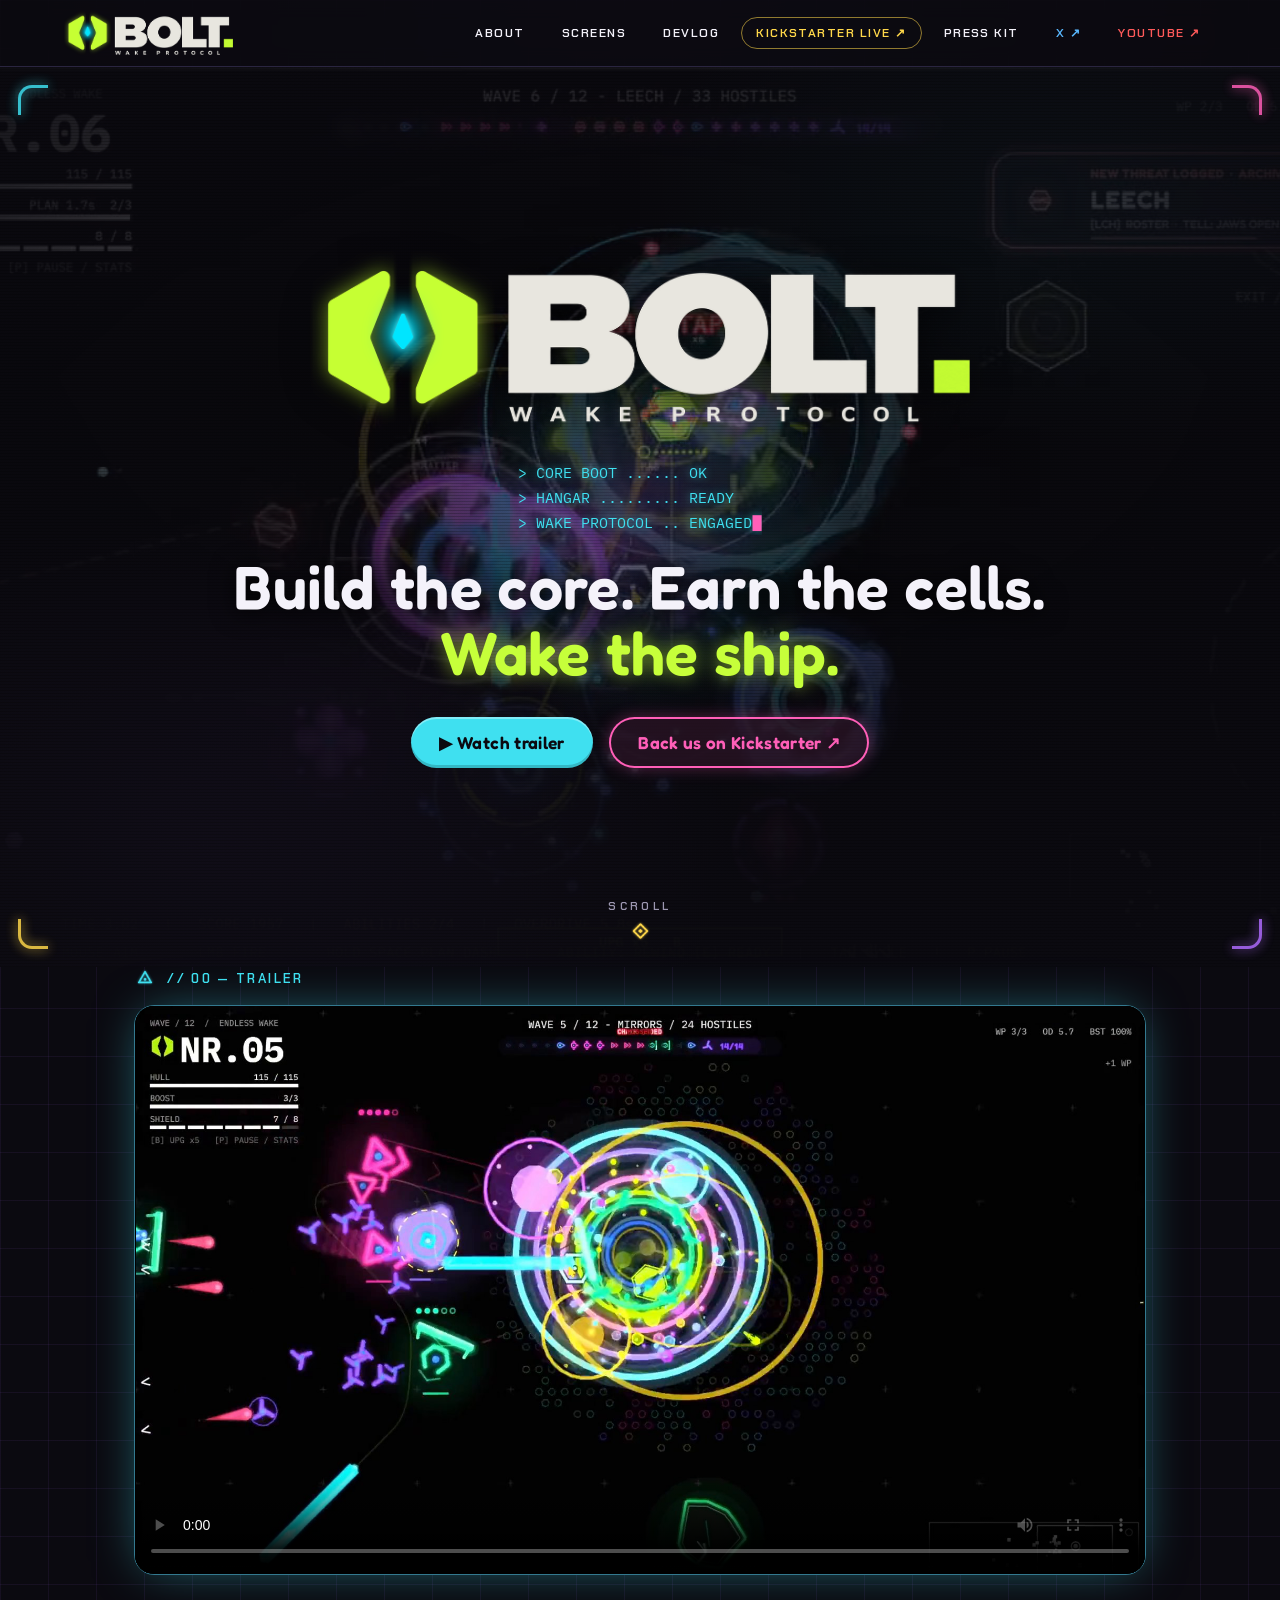
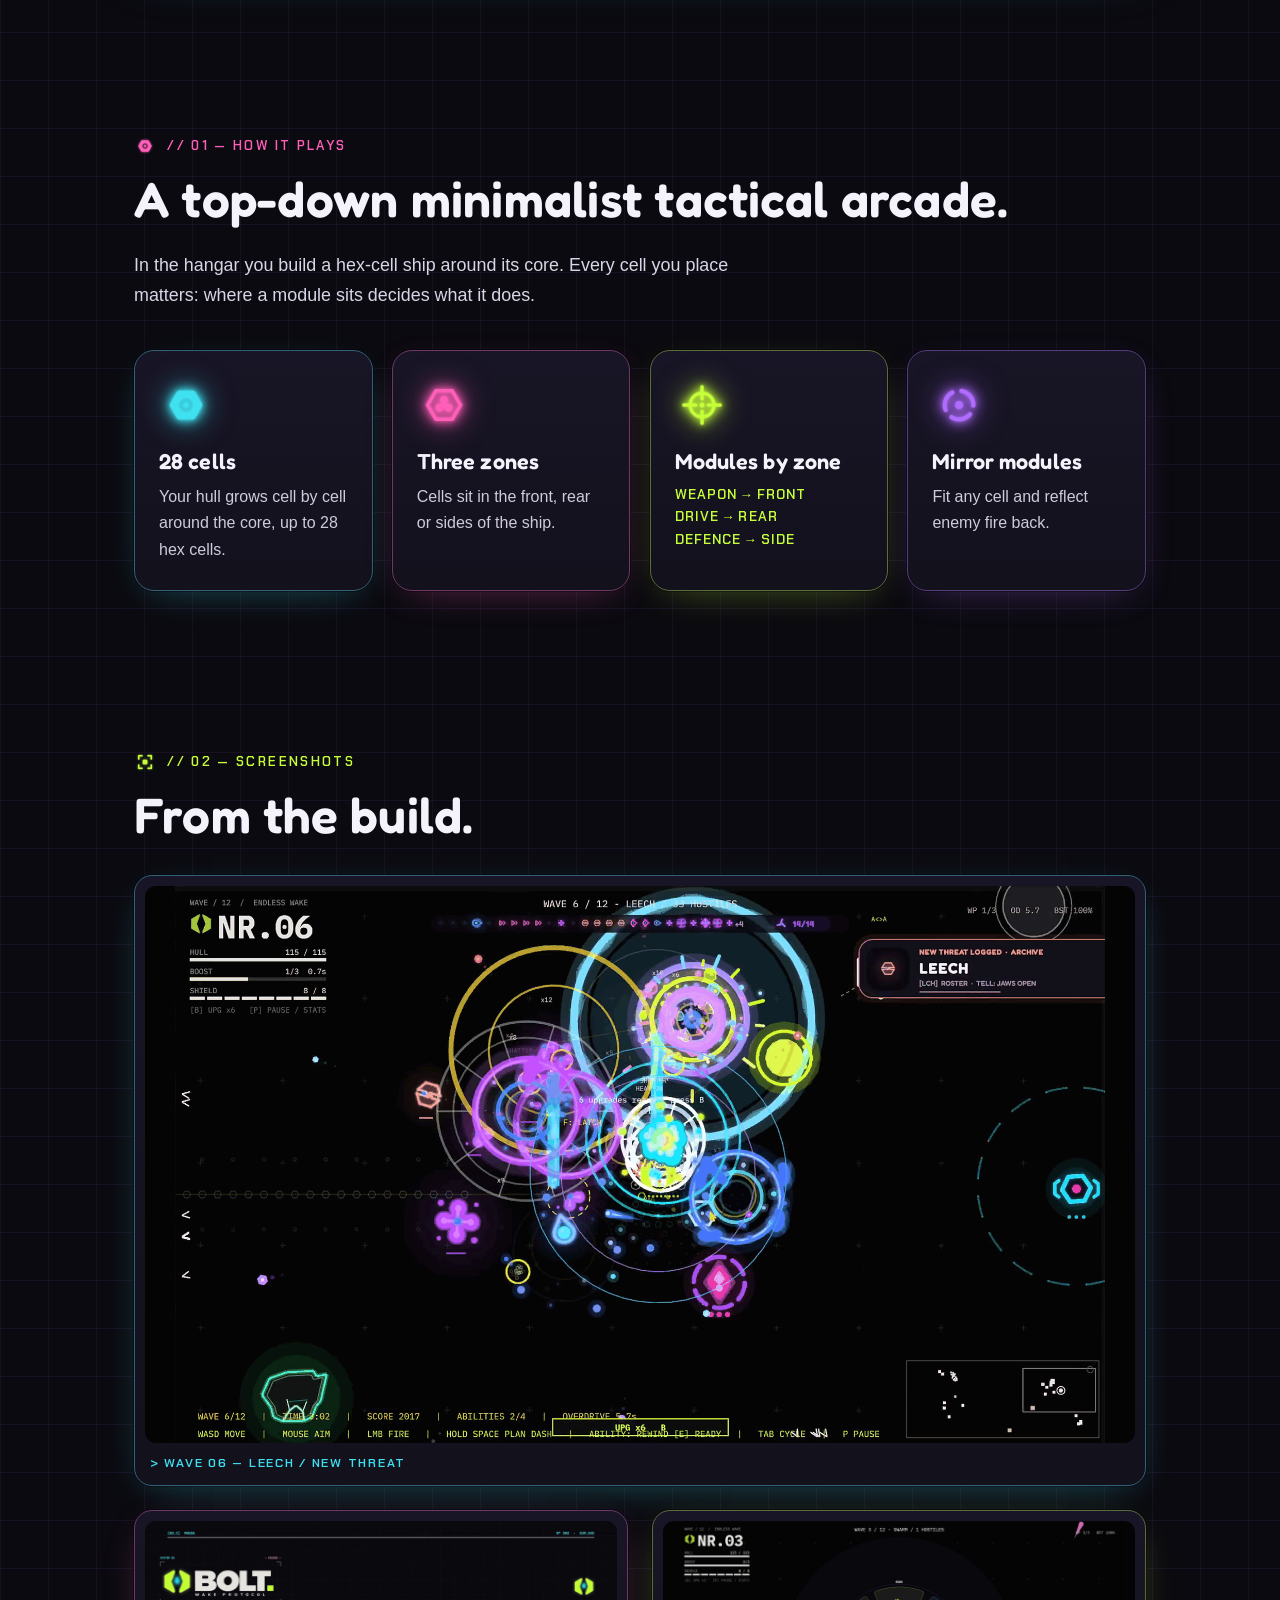
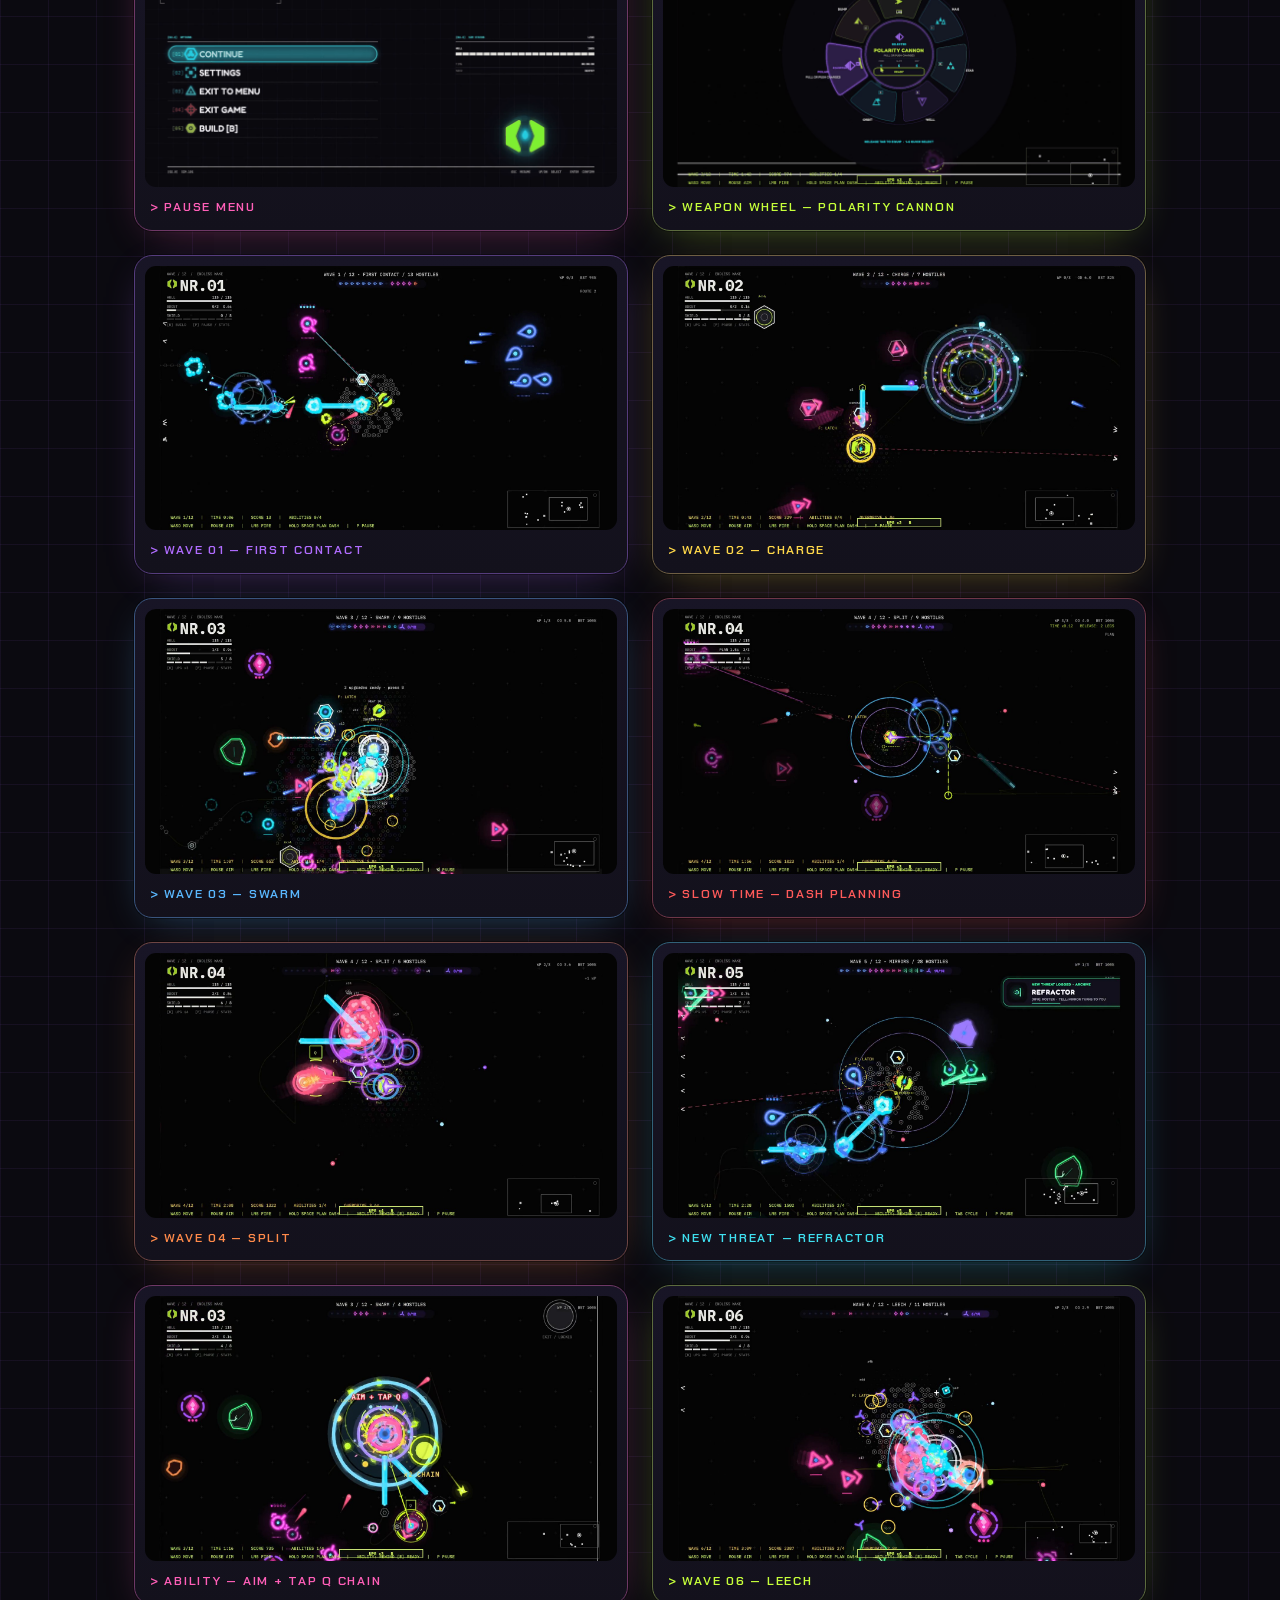
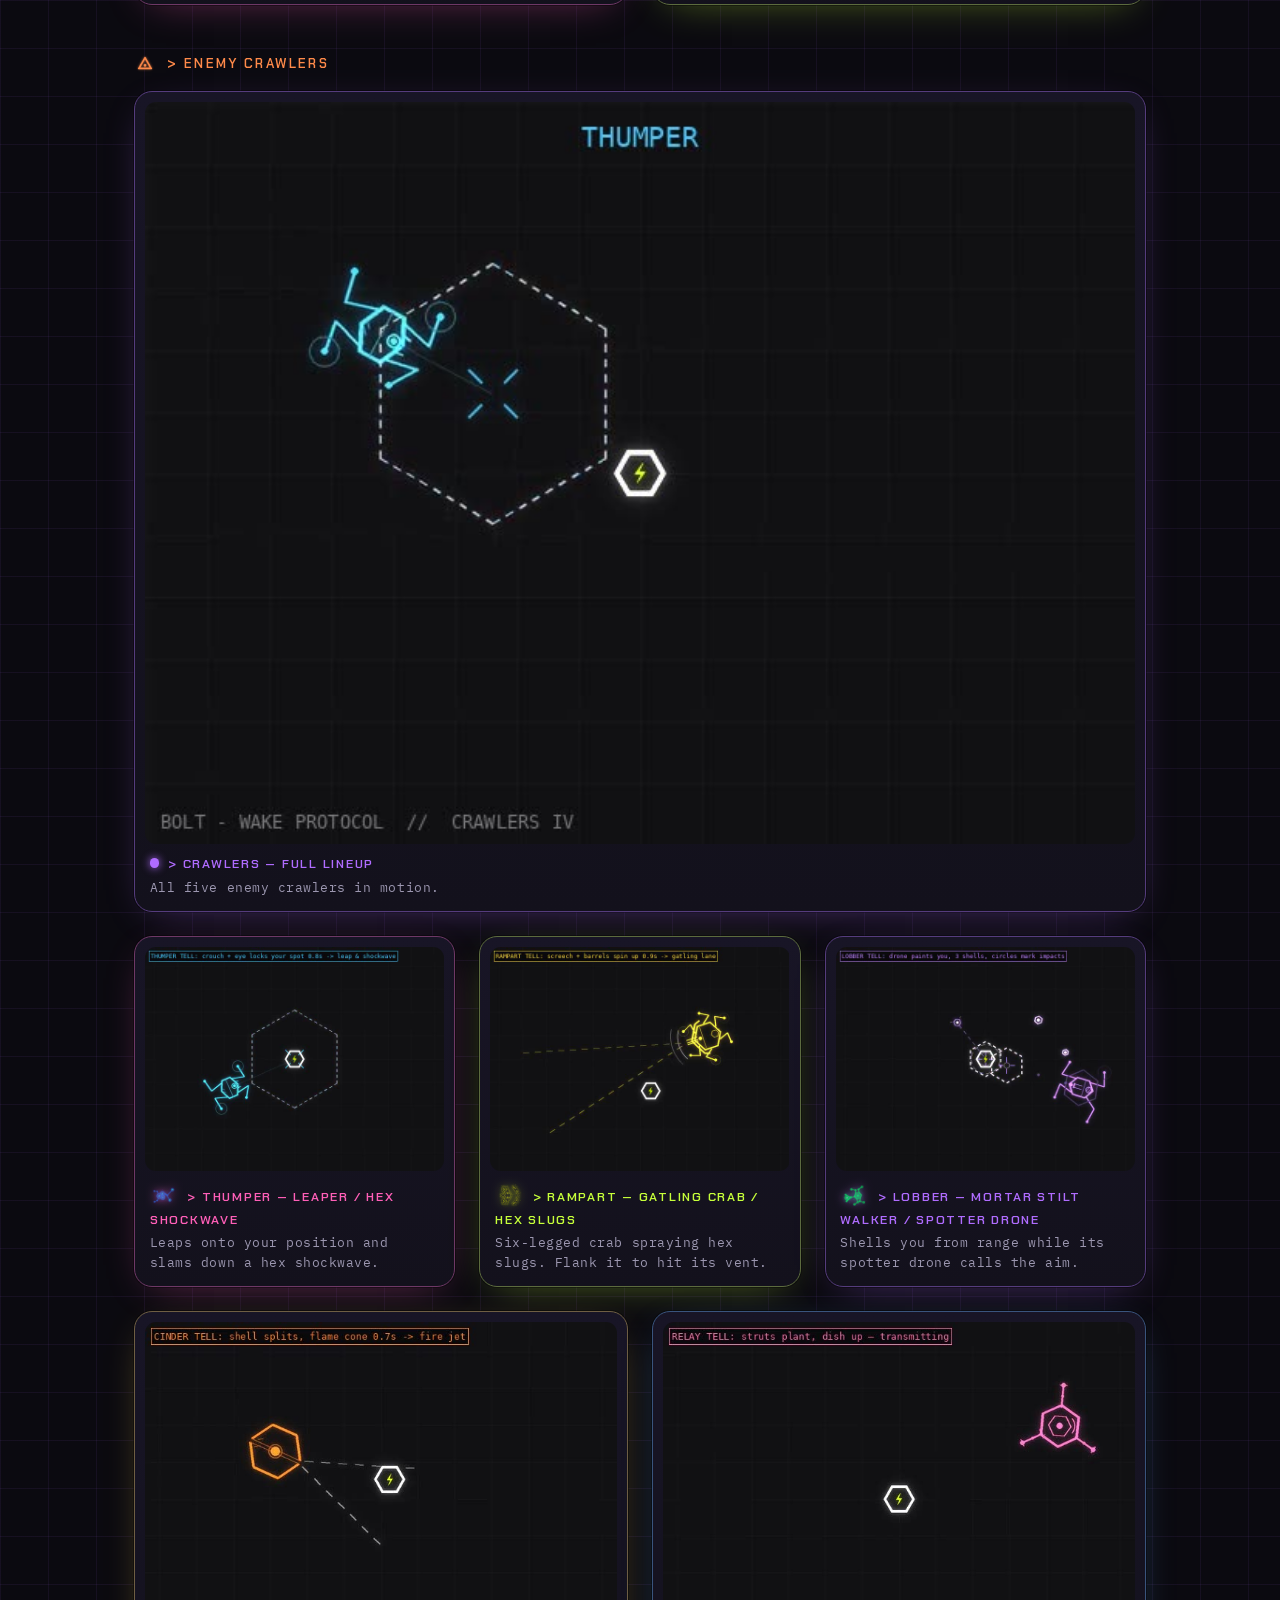
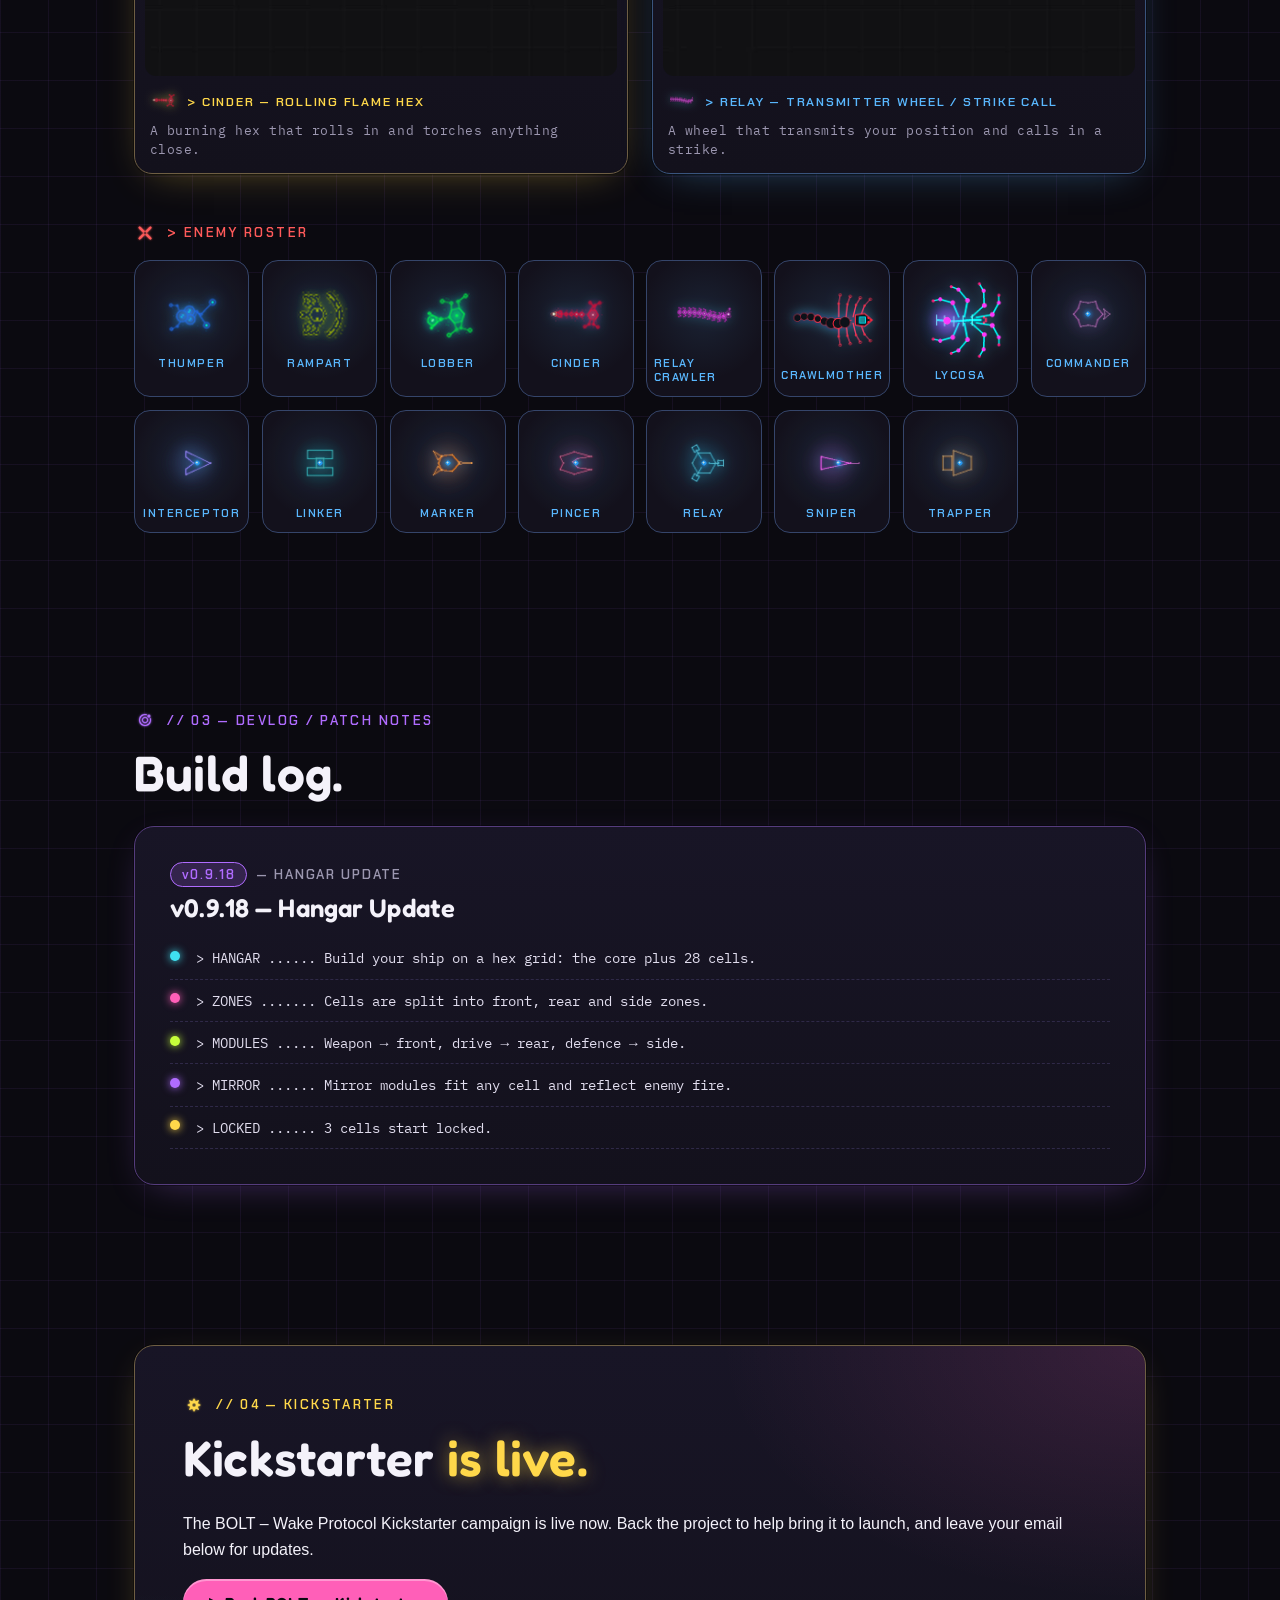
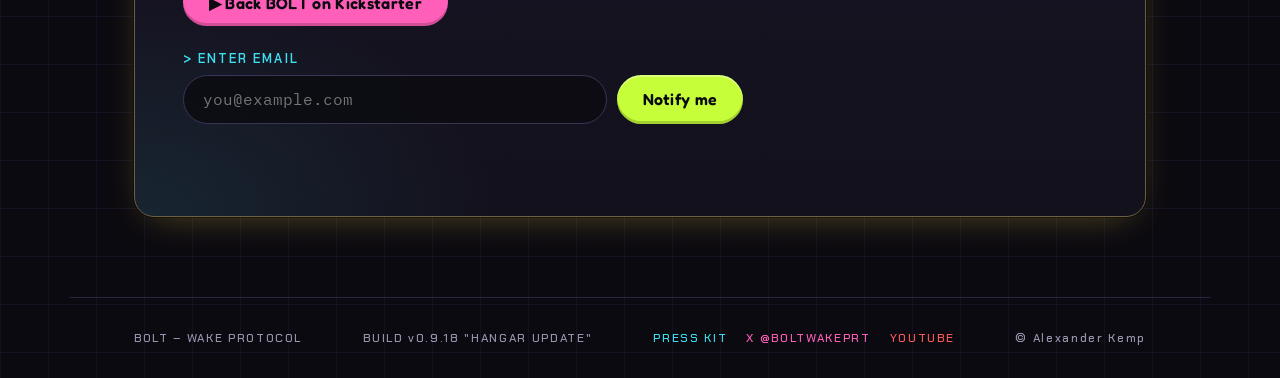
<file: index.html>
<!DOCTYPE html><html lang="en"><head>
<title>BOLT – Wake Protocol</title>
<meta name="description" content="BOLT – Wake Protocol: a top-down minimalist tactical arcade game. Build the core. Earn the cells. Wake the ship.">
<meta property="og:title" content="BOLT – Wake Protocol"><meta property="og:description" content="A top-down minimalist tactical arcade. Build the core. Earn the cells. Wake the ship.">
<meta property="og:url" content="https://alexkemp8825-create.github.io/bolt-wake-protocol/">
<meta name="twitter:title" content="BOLT – Wake Protocol"><meta name="twitter:description" content="A top-down minimalist tactical arcade. Build the core. Earn the cells. Wake the ship.">
<meta charset="utf-8"><meta name="viewport" content="width=device-width,initial-scale=1">
<link rel="icon" href="favicon.ico" sizes="any"><link rel="icon" type="image/png" sizes="32x32" href="favicon-32.png"><link rel="apple-touch-icon" href="apple-touch-icon.png">
<meta name="theme-color" content="#0B0A10">
<meta property="og:type" content="website"><meta property="og:site_name" content="BOLT – Wake Protocol">
<meta property="og:image" content="https://alexkemp8825-create.github.io/bolt-wake-protocol/img/og-image.png"><meta property="og:image:width" content="1200"><meta property="og:image:height" content="630"><meta property="og:image:alt" content="BOLT – Wake Protocol main menu">
<meta name="twitter:card" content="summary_large_image"><meta name="twitter:site" content="@BOLTWAKEPRT">
<meta name="twitter:image" content="https://alexkemp8825-create.github.io/bolt-wake-protocol/img/og-image.png">
<link rel="preload" href="assets/brand/fonts/BoltRound.ttf" as="font" type="font/ttf" crossorigin>
<link rel="preload" href="fonts/chakra-petch-latin-600-normal.woff2" as="font" type="font/woff2" crossorigin><link rel="preload" href="fonts/ibm-plex-mono-latin-400-normal.woff2" as="font" type="font/woff2" crossorigin>
<link rel="stylesheet" href="style.css">
</head><body>
<header class="nav"><a class="brand" href="index.html" aria-label="BOLT – Wake Protocol home"><img class="brand-logo" src="assets/brand/logo/bolt-logo-nav.png" alt="" width="437" height="114"></a><nav><a href="index.html#about">About</a><a href="index.html#gallery">Screens</a><a href="index.html#devlog">Devlog</a><a href="https://www.kickstarter.com/projects/boltwakeprotocol/bolt-wake-protocol" target="_blank" rel="noopener" class="lime">Kickstarter LIVE ↗</a><a href="presskit.html">Press kit</a><a class="social" href="https://x.com/BOLTWAKEPRT" target="_blank" rel="noopener" aria-label="BOLT on X">X ↗</a><a class="social yt-link" href="#" target="_blank" rel="noopener" hidden>YouTube ↗</a></nav></header>
<section class="hero vhero" id="top" aria-label="BOLT – Wake Protocol intro">
 <div class="vh-media">
  <video class="vh-video" autoplay muted loop playsinline preload="auto" poster="hero-poster.jpg" aria-hidden="true">
   <source src="hero-loop.webm" type="video/webm"><source src="hero-loop.mp4" type="video/mp4">
  </video>
  <img class="vh-poster" src="hero-poster.jpg" alt="" aria-hidden="true">
 </div>
 <div class="vh-overlay" data-depth="8"></div><div class="vh-scan"></div>
 <canvas class="vh-fx" aria-hidden="true"></canvas><div class="vh-reticle" aria-hidden="true"></div>
 <span class="vh-corner tl"></span><span class="vh-corner tr"></span><span class="vh-corner bl"></span><span class="vh-corner br"></span>
 <div class="vh-content">
  <div class="lockup vh-logo" data-depth="18" role="img" aria-label="BOLT – Wake Protocol logo"><img class="lk-img" src="assets/brand/logo/bolt-logo.png" alt="" width="1379" height="363"></div>
  <pre class="mono term vh-term" aria-label="Core boot sequence: core boot OK, hangar ready, wake protocol engaged">&gt; CORE BOOT ...... OK
&gt; HANGAR ......... READY
&gt; WAKE PROTOCOL .. ENGAGED</pre>
  <h1 class="vh-tag">Build the core. Earn the cells. <span class="lime">Wake the ship.</span></h1>
  <div class="vh-ctas"><button class="btn vh-watch" type="button">&#9654; Watch trailer</button><a class="btn btn-alt vh-ks" href="https://www.kickstarter.com/projects/boltwakeprotocol/bolt-wake-protocol" target="_blank" rel="noopener">Back us on Kickstarter ↗</a></div>
 </div>
 <a class="vh-scroll mono" href="#trailer" aria-label="Scroll to content"><span>SCROLL</span><i></i></a>
</section>
<div class="vh-modal" role="dialog" aria-modal="true" aria-label="BOLT – Wake Protocol trailer" hidden>
 <div class="vh-modal-box frame"><button class="vh-close mono" type="button" aria-label="Close trailer">ESC ✕</button><video controls playsinline preload="none" poster="img/trailer-poster.jpg"><source src="bolt-trailer-hq.mp4" type="video/mp4"></video></div>
</div>
<section id="trailer" class="wrap trailer-wrap">
 <p class="mono label">// 00 — TRAILER</p>
 <!-- Trailer source: self-hosted video is used when data-video is set (default trailer.mp4).
      Alternative: clear data-video and put a YouTube video ID in data-youtube-id. If both are empty, the placeholder shows. -->
 <div class="trailer frame" data-video="bolt-trailer-hq.mp4" data-poster="img/trailer-poster.jpg" data-youtube-id="">
  <div class="trailer-ph"><img src="img/hangar.png" alt="" loading="lazy"><div class="trailer-msg"><span class="play"></span><p class="mono">&gt; TRAILER ...... STANDBY</p><h3>Trailer coming soon</h3></div></div>
 </div>
</section>
<section id="about" class="wrap">
 <p class="mono label">// 01 — HOW IT PLAYS</p>
 <h2>A top-down minimalist tactical arcade.</h2>
 <p class="lead">In the hangar you build a hex-cell ship around its core. Every cell you place matters: where a module sits decides what it does.</p>
 <div class="cards">
  <div class="card frame"><span class="hex"></span><h3>28 cells</h3><p>Your hull grows cell by cell around the core, up to 28 hex cells.</p></div>
  <div class="card frame"><span class="hex"></span><h3>Three zones</h3><p>Cells sit in the front, rear or sides of the ship.</p></div>
  <div class="card frame"><span class="hex"></span><h3>Modules by zone</h3><p class="mono small">WEAPON → FRONT<br>DRIVE → REAR<br>DEFENCE → SIDE</p></div>
  <div class="card frame"><span class="hex"></span><h3>Mirror modules</h3><p>Fit any cell and reflect enemy fire back.</p></div>
 </div>
</section>
<section id="gallery" class="wrap">
 <p class="mono label">// 02 — SCREENSHOTS</p><h2>From the build.</h2>
 <div class="gallery">
  <figure class="frame wide"><img src="img/hangar.png" alt="Wave 6 — Leech swarm, new threat logged" loading="lazy"><figcaption class="mono">&gt; WAVE 06 — LEECH / NEW THREAT</figcaption></figure>
  <figure class="frame"><img src="img/menu.png" alt="Pause menu" loading="lazy"><figcaption class="mono">&gt; PAUSE MENU</figcaption></figure>
  <figure class="frame"><img src="img/boot.png" alt="Weapon wheel — Polarity Cannon" loading="lazy"><figcaption class="mono">&gt; WEAPON WHEEL — POLARITY CANNON</figcaption></figure>
  <figure class="frame"><img src="shot1.jpg" alt="Wave 1 — First Contact" loading="lazy"><figcaption class="mono">&gt; WAVE 01 — FIRST CONTACT</figcaption></figure>
  <figure class="frame"><img src="shot2.jpg" alt="Wave 2 — Charge" loading="lazy"><figcaption class="mono">&gt; WAVE 02 — CHARGE</figcaption></figure>
  <figure class="frame"><img src="shot3.jpg" alt="Wave 3 — Swarm" loading="lazy"><figcaption class="mono">&gt; WAVE 03 — SWARM</figcaption></figure>
  <figure class="frame"><img src="shot4.jpg" alt="Slow Time — Dash Planning" loading="lazy"><figcaption class="mono">&gt; SLOW TIME — DASH PLANNING</figcaption></figure>
  <figure class="frame"><img src="shot5.jpg" alt="Wave 4 — Split" loading="lazy"><figcaption class="mono">&gt; WAVE 04 — SPLIT</figcaption></figure>
  <figure class="frame"><img src="shot6.jpg" alt="New Threat — Refractor" loading="lazy"><figcaption class="mono">&gt; NEW THREAT — REFRACTOR</figcaption></figure>
  <figure class="frame"><img src="shot7.jpg" alt="Ability — Aim + Tap Q Chain" loading="lazy"><figcaption class="mono">&gt; ABILITY — AIM + TAP Q CHAIN</figcaption></figure>
  <figure class="frame"><img src="shot8.jpg" alt="Wave 6 — Leech" loading="lazy"><figcaption class="mono">&gt; WAVE 06 — LEECH</figcaption></figure>
 </div>
 <p class="mono label crawler-label">&gt; ENEMY CRAWLERS</p>
 <div class="gallery crawlers">
  <figure class="frame crawler wide">
   <video class="cvid" autoplay muted loop playsinline preload="metadata" poster="crawler-showcase.jpg" aria-label="All five enemy crawlers in motion.">
    <source src="crawler-showcase.mp4" type="video/mp4">
    <img src="crawler-showcase.gif" alt="All five enemy crawlers in motion." loading="lazy">
   </video>
   <figcaption class="mono"><i class="cdot"></i>&gt; CRAWLERS — FULL LINEUP<span class="cdesc">All five enemy crawlers in motion.</span></figcaption>
  </figure>
  <figure class="frame crawler a-sky">
   <video class="cvid" autoplay muted loop playsinline preload="metadata" poster="crawler-thumper.jpg" aria-label="Leaps onto your position and slams down a hex shockwave.">
    <source src="crawler-thumper.mp4" type="video/mp4">
    <img src="crawler-thumper.gif" alt="Leaps onto your position and slams down a hex shockwave." loading="lazy">
   </video>
   <figcaption class="mono"><img class="cicon" src="assets/brand/enemies/enemy_thumper.png" alt="" width="34" height="34">&gt; THUMPER — LEAPER / HEX SHOCKWAVE<span class="cdesc">Leaps onto your position and slams down a hex shockwave.</span></figcaption>
  </figure>
  <figure class="frame crawler a-yellow">
   <video class="cvid" autoplay muted loop playsinline preload="metadata" poster="crawler-rampart.jpg" aria-label="Six-legged crab spraying hex slugs. Flank it to hit its vent.">
    <source src="crawler-rampart.mp4" type="video/mp4">
    <img src="crawler-rampart.gif" alt="Six-legged crab spraying hex slugs. Flank it to hit its vent." loading="lazy">
   </video>
   <figcaption class="mono"><img class="cicon" src="assets/brand/enemies/enemy_rampart.png" alt="" width="34" height="34">&gt; RAMPART — GATLING CRAB / HEX SLUGS<span class="cdesc">Six-legged crab spraying hex slugs. Flank it to hit its vent.</span></figcaption>
  </figure>
  <figure class="frame crawler a-lime">
   <video class="cvid" autoplay muted loop playsinline preload="metadata" poster="crawler-lobber.jpg" aria-label="Shells you from range while its spotter drone calls the aim.">
    <source src="crawler-lobber.mp4" type="video/mp4">
    <img src="crawler-lobber.gif" alt="Shells you from range while its spotter drone calls the aim." loading="lazy">
   </video>
   <figcaption class="mono"><img class="cicon" src="assets/brand/enemies/enemy_lobber.png" alt="" width="34" height="34">&gt; LOBBER — MORTAR STILT WALKER / SPOTTER DRONE<span class="cdesc">Shells you from range while its spotter drone calls the aim.</span></figcaption>
  </figure>
  <figure class="frame crawler a-coral">
   <video class="cvid" autoplay muted loop playsinline preload="metadata" poster="crawler-cinder.jpg" aria-label="A burning hex that rolls in and torches anything close.">
    <source src="crawler-cinder.mp4" type="video/mp4">
    <img src="crawler-cinder.gif" alt="A burning hex that rolls in and torches anything close." loading="lazy">
   </video>
   <figcaption class="mono"><img class="cicon" src="assets/brand/enemies/enemy_cinder.png" alt="" width="34" height="34">&gt; CINDER — ROLLING FLAME HEX<span class="cdesc">A burning hex that rolls in and torches anything close.</span></figcaption>
  </figure>
  <figure class="frame crawler a-pink">
   <video class="cvid" autoplay muted loop playsinline preload="metadata" poster="crawler-relay.jpg" aria-label="A wheel that transmits your position and calls in a strike.">
    <source src="crawler-relay.mp4" type="video/mp4">
    <img src="crawler-relay.gif" alt="A wheel that transmits your position and calls in a strike." loading="lazy">
   </video>
   <figcaption class="mono"><img class="cicon" src="assets/brand/enemies/enemy_relay_crawler.png" alt="" width="34" height="34">&gt; RELAY — TRANSMITTER WHEEL / STRIKE CALL<span class="cdesc">A wheel that transmits your position and calls in a strike.</span></figcaption>
  </figure>
 </div>
 <p class="mono label roster-label">&gt; ENEMY ROSTER</p>
 <ul class="roster" aria-label="Enemy roster"><li class="a-sky"><img src="assets/brand/enemies/enemy_thumper.png" alt="" loading="lazy"><span>Thumper</span></li><li class="a-yellow"><img src="assets/brand/enemies/enemy_rampart.png" alt="" loading="lazy"><span>Rampart</span></li><li class="a-lime"><img src="assets/brand/enemies/enemy_lobber.png" alt="" loading="lazy"><span>Lobber</span></li><li class="a-coral"><img src="assets/brand/enemies/enemy_cinder.png" alt="" loading="lazy"><span>Cinder</span></li><li class="a-pink"><img src="assets/brand/enemies/enemy_relay_crawler.png" alt="" loading="lazy"><span>Relay Crawler</span></li><li class="a-coral big"><img src="assets/brand/enemies/enemy_crawlmother.png" alt="" loading="lazy"><span>Crawlmother</span></li><li class="a-cyan big"><img src="assets/brand/enemies/enemy_lycosa.png" alt="" loading="lazy"><span>Lycosa</span></li><li class="a-purple"><img src="assets/brand/enemies/enemy_commander.png" alt="" loading="lazy"><span>Commander</span></li><li class="a-purple"><img src="assets/brand/enemies/enemy_interceptor.png" alt="" loading="lazy"><span>Interceptor</span></li><li class="a-cyan"><img src="assets/brand/enemies/enemy_linker.png" alt="" loading="lazy"><span>Linker</span></li><li class="a-orange"><img src="assets/brand/enemies/enemy_marker.png" alt="" loading="lazy"><span>Marker</span></li><li class="a-pink"><img src="assets/brand/enemies/enemy_pincer.png" alt="" loading="lazy"><span>Pincer</span></li><li class="a-sky"><img src="assets/brand/enemies/enemy_relay.png" alt="" loading="lazy"><span>Relay</span></li><li class="a-purple"><img src="assets/brand/enemies/enemy_sniper.png" alt="" loading="lazy"><span>Sniper</span></li><li class="a-orange"><img src="assets/brand/enemies/enemy_trapper.png" alt="" loading="lazy"><span>Trapper</span></li></ul>
</section>
<section id="devlog" class="wrap">
 <p class="mono label">// 03 — DEVLOG / PATCH NOTES</p><h2>Build log.</h2>
 <article class="log frame">
  <p class="mono log-head"><span class="lime">v0.9.18</span> — HANGAR UPDATE</p>
  <h3>v0.9.18 — Hangar Update</h3>
  <ul class="mono log-list">
   <li>&gt; HANGAR ...... Build your ship on a hex grid: the core plus 28 cells.</li>
   <li>&gt; ZONES ....... Cells are split into front, rear and side zones.</li>
   <li>&gt; MODULES ..... Weapon → front, drive → rear, defence → side.</li>
   <li>&gt; MIRROR ...... Mirror modules fit any cell and reflect enemy fire.</li>
   <li>&gt; LOCKED ...... 3 cells start locked.</li>
  </ul>
 </article>
</section>
<section id="kickstarter" class="wrap ks">
 <div class="frame ks-box">
  <p class="mono label">// 04 — KICKSTARTER</p>
  <h2>Kickstarter <span class="lime">is live.</span></h2>
  <p>The BOLT – Wake Protocol Kickstarter campaign is live now. Back the project to help bring it to launch, and leave your email below for updates.</p>
  <p><a class="btn" href="https://www.kickstarter.com/projects/boltwakeprotocol/bolt-wake-protocol" target="_blank" rel="noopener">&#9654; Back BOLT on Kickstarter</a></p>
  <!-- TODO: Buttondown sign-up. Set BUTTONDOWN_USERNAME at the top of site.js; the form action is built from it.
       Until it is set, submitting shows a friendly "not connected yet" message and sends nothing. -->
  <form class="signup" id="signup" method="post" action="https://buttondown.com/api/emails/embed-subscribe/USERNAME" target="_blank">
   <label for="bd-email" class="mono small">&gt; ENTER EMAIL</label>
   <div class="row"><input id="bd-email" name="email" type="email" required placeholder="you@example.com" autocomplete="email"><input type="hidden" name="embed" value="1"><button class="btn" type="submit">Notify me</button></div>
   <p class="mono small note" id="note" aria-live="polite"></p>
  </form>
 </div>
</section>
<footer class="wrap foot mono"><span>BOLT – WAKE PROTOCOL</span><span>BUILD v0.9.18 "HANGAR UPDATE"</span><span class="foot-links"><a href="presskit.html">PRESS KIT</a><a href="https://x.com/BOLTWAKEPRT" target="_blank" rel="noopener">X @BOLTWAKEPRT</a><a class="yt-link" href="#" target="_blank" rel="noopener" hidden>YOUTUBE</a></span><span>© Alexander Kemp</span></footer>
<script src="site.js"></script>
</body></html>
</file>
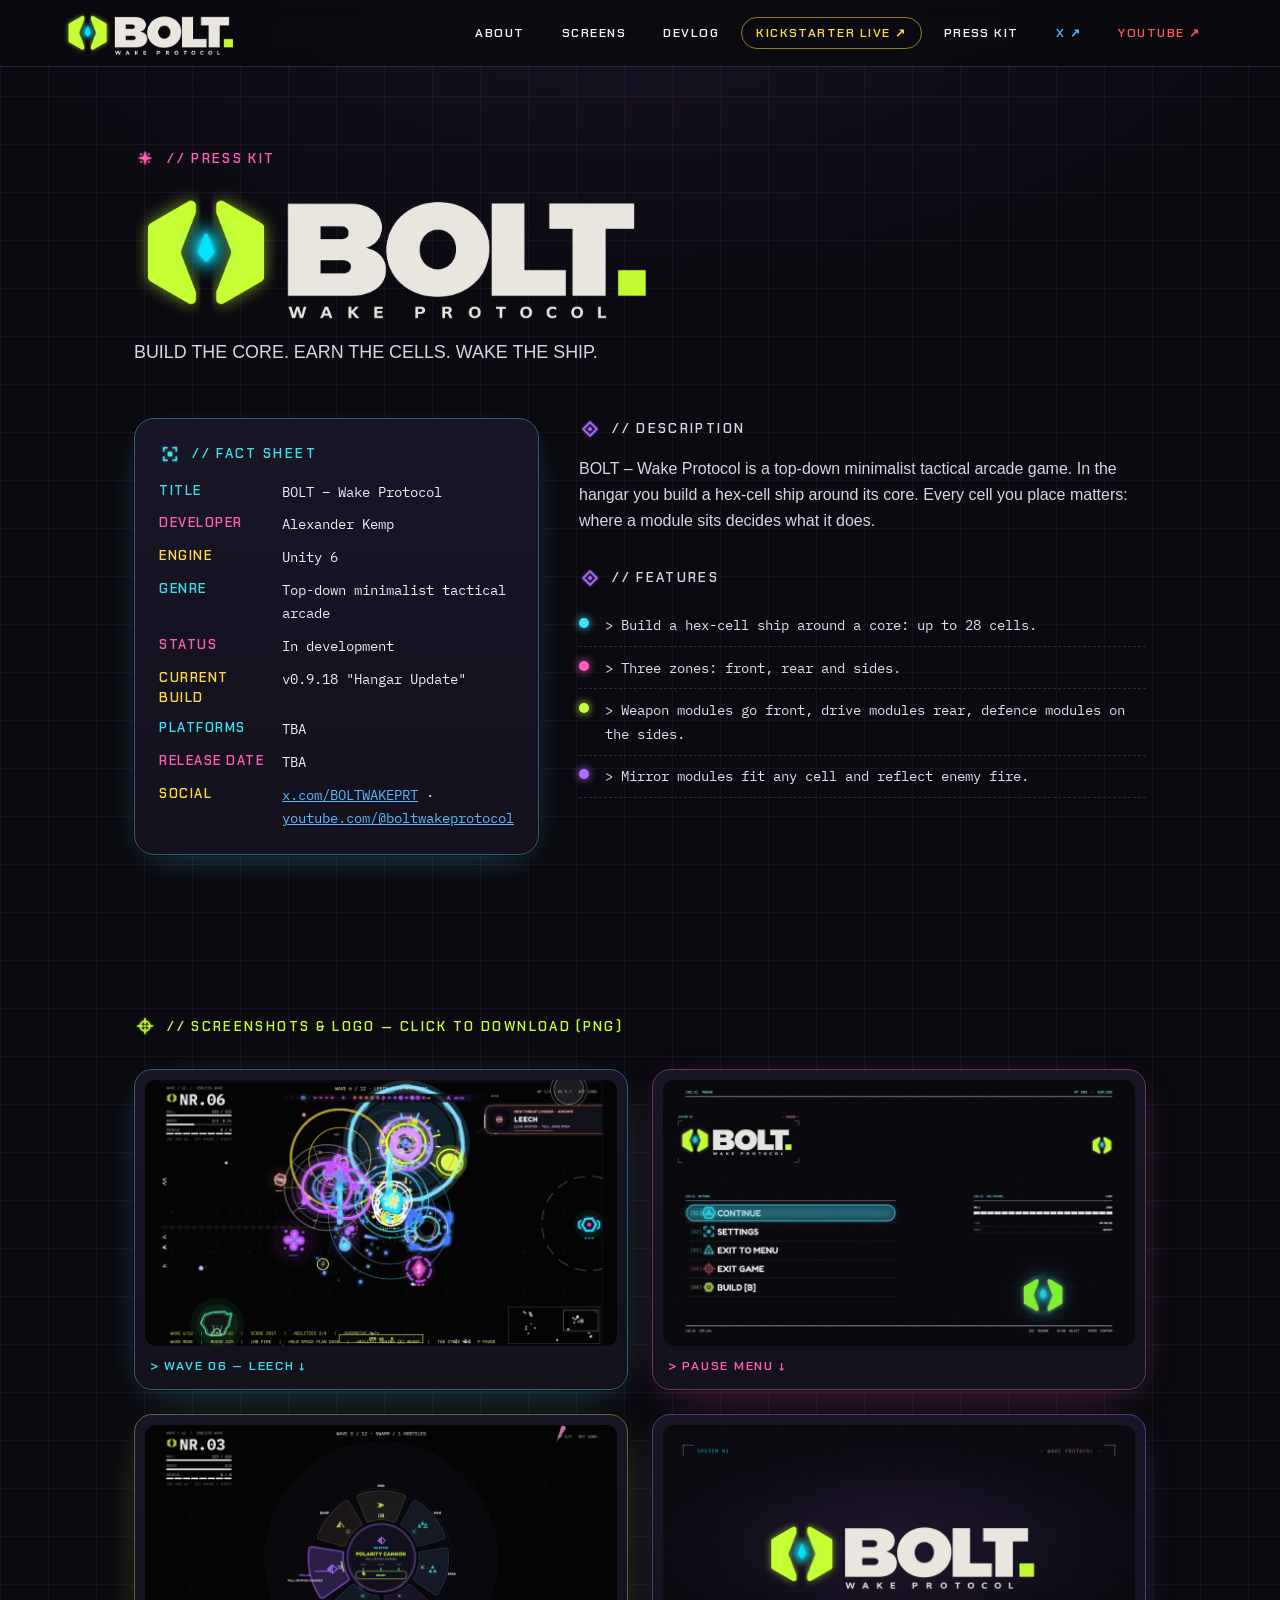
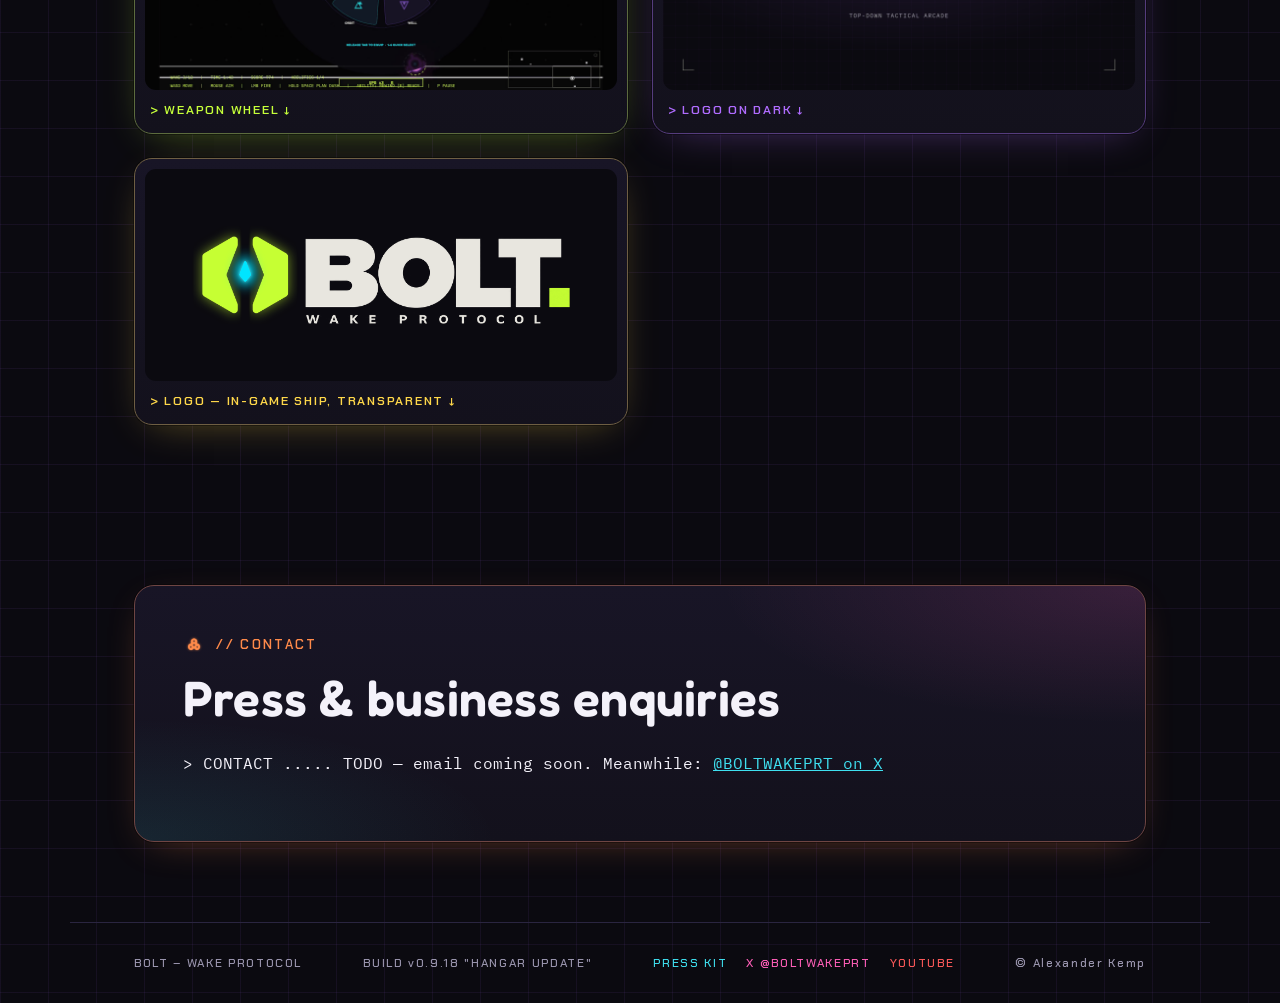
<file: presskit.html>
<!DOCTYPE html><html lang="en"><head>
<title>Press kit – BOLT – Wake Protocol</title>
<meta name="description" content="Press kit for BOLT – Wake Protocol, a top-down minimalist tactical arcade game by Alexander Kemp.">
<meta property="og:title" content="Press kit – BOLT – Wake Protocol"><meta property="og:description" content="Fact sheet, description, features, screenshots and logo for BOLT – Wake Protocol.">
<meta property="og:url" content="https://alexkemp8825-create.github.io/bolt-wake-protocol/presskit.html">
<meta name="twitter:title" content="Press kit – BOLT – Wake Protocol"><meta name="twitter:description" content="Fact sheet, description, features, screenshots and logo for BOLT – Wake Protocol.">
<meta charset="utf-8"><meta name="viewport" content="width=device-width,initial-scale=1">
<link rel="icon" href="favicon.ico" sizes="any"><link rel="icon" type="image/png" sizes="32x32" href="favicon-32.png"><link rel="apple-touch-icon" href="apple-touch-icon.png">
<meta name="theme-color" content="#0B0A10">
<meta property="og:type" content="website"><meta property="og:site_name" content="BOLT – Wake Protocol">
<meta property="og:image" content="https://alexkemp8825-create.github.io/bolt-wake-protocol/img/og-image.png"><meta property="og:image:width" content="1200"><meta property="og:image:height" content="630"><meta property="og:image:alt" content="BOLT – Wake Protocol main menu">
<meta name="twitter:card" content="summary_large_image"><meta name="twitter:site" content="@BOLTWAKEPRT">
<meta name="twitter:image" content="https://alexkemp8825-create.github.io/bolt-wake-protocol/img/og-image.png">
<link rel="preload" href="assets/brand/fonts/BoltRound.ttf" as="font" type="font/ttf" crossorigin>
<link rel="preload" href="fonts/chakra-petch-latin-600-normal.woff2" as="font" type="font/woff2" crossorigin><link rel="preload" href="fonts/ibm-plex-mono-latin-400-normal.woff2" as="font" type="font/woff2" crossorigin>
<link rel="stylesheet" href="style.css">
</head><body>
<header class="nav"><a class="brand" href="index.html" aria-label="BOLT – Wake Protocol home"><img class="brand-logo" src="assets/brand/logo/bolt-logo-nav.png" alt="" width="437" height="114"></a><nav><a href="index.html#about">About</a><a href="index.html#gallery">Screens</a><a href="index.html#devlog">Devlog</a><a href="https://www.kickstarter.com/projects/boltwakeprotocol/bolt-wake-protocol" target="_blank" rel="noopener" class="lime">Kickstarter LIVE ↗</a><a href="presskit.html">Press kit</a><a class="social" href="https://x.com/BOLTWAKEPRT" target="_blank" rel="noopener" aria-label="BOLT on X">X ↗</a><a class="social yt-link" href="#" target="_blank" rel="noopener" hidden>YouTube ↗</a></nav></header>
<section class="wrap pk-top">
 <p class="mono label">// PRESS KIT</p>
 <div class="pk-lockup"><h1 class="pk-title"><img class="pk-logo" src="assets/brand/logo/bolt-logo.png" alt="BOLT – Wake Protocol" width="1379" height="363"></h1></div>
 <p class="lead">BUILD THE CORE. EARN THE CELLS. WAKE THE SHIP.</p>
</section>
<section class="wrap pk-grid">
 <div class="frame facts">
  <p class="mono label">// FACT SHEET</p>
  <dl class="mono">
   <dt>TITLE</dt><dd>BOLT – Wake Protocol</dd>
   <dt>DEVELOPER</dt><dd>Alexander Kemp</dd>
   <dt>ENGINE</dt><dd>Unity 6</dd>
   <dt>GENRE</dt><dd>Top-down minimalist tactical arcade</dd>
   <dt>STATUS</dt><dd>In development</dd>
   <dt>CURRENT BUILD</dt><dd>v0.9.18 "Hangar Update"</dd>
   <dt>PLATFORMS</dt><dd>TBA</dd>
   <dt>RELEASE DATE</dt><dd>TBA</dd>
   <dt>SOCIAL</dt><dd><a href="https://x.com/BOLTWAKEPRT" target="_blank" rel="noopener">x.com/BOLTWAKEPRT</a> · <a href="https://www.youtube.com/@boltwakeprotocol" target="_blank" rel="noopener">youtube.com/@boltwakeprotocol</a></dd>
  </dl>
 </div>
 <div class="pk-text">
  <p class="mono label">// DESCRIPTION</p>
  <p>BOLT – Wake Protocol is a top-down minimalist tactical arcade game. In the hangar you build a hex-cell ship around its core. Every cell you place matters: where a module sits decides what it does.</p>
  <p class="mono label" style="margin-top:2rem">// FEATURES</p>
  <ul class="mono log-list">
   <li>&gt; Build a hex-cell ship around a core: up to 28 cells.</li>
   <li>&gt; Three zones: front, rear and sides.</li>
   <li>&gt; Weapon modules go front, drive modules rear, defence modules on the sides.</li>
   <li>&gt; Mirror modules fit any cell and reflect enemy fire.</li>
  </ul>
 </div>
</section>
<section class="wrap pk-section">
 <p class="mono label">// SCREENSHOTS &amp; LOGO — CLICK TO DOWNLOAD (PNG)</p>
 <div class="gallery pk-dl">
  <figure class="frame"><a href="img/hangar.png" download="bolt-wave6-leech.png"><img src="img/hangar.png" alt="Wave 6 — Leech swarm, new threat logged" loading="lazy"></a><figcaption class="mono">&gt; WAVE 06 — LEECH ↓</figcaption></figure>
  <figure class="frame"><a href="img/menu.png" download="bolt-pause-menu.png"><img src="img/menu.png" alt="Pause menu" loading="lazy"></a><figcaption class="mono">&gt; PAUSE MENU ↓</figcaption></figure>
  <figure class="frame"><a href="img/boot.png" download="bolt-weapon-wheel.png"><img src="img/boot.png" alt="Weapon wheel — Polarity Cannon" loading="lazy"></a><figcaption class="mono">&gt; WEAPON WHEEL ↓</figcaption></figure>
  <figure class="frame"><a href="img/logo.png" download="bolt-logo-dark.png"><img src="img/logo.png" alt="BOLT – Wake Protocol logo on dark" loading="lazy"></a><figcaption class="mono">&gt; LOGO ON DARK ↓</figcaption></figure>
  <figure class="frame pk-logo-dl"><a href="assets/brand/logo/bolt-logo.png" download="bolt-wake-protocol-logo.png"><img src="assets/brand/logo/bolt-logo.png" alt="BOLT – Wake Protocol logo with the in-game ship, transparent" loading="lazy"></a><figcaption class="mono">&gt; LOGO — IN-GAME SHIP, TRANSPARENT ↓</figcaption></figure>
 </div>
</section>
<section class="wrap pk-contact">
 <div class="frame ks-box">
  <p class="mono label">// CONTACT</p>
  <h2>Press &amp; business enquiries</h2>
  <!-- TODO: add a press contact email (and optionally a press-key request note) once available. -->
  <p class="mono">&gt; CONTACT ..... TODO — email coming soon. Meanwhile: <a href="https://x.com/BOLTWAKEPRT" target="_blank" rel="noopener">@BOLTWAKEPRT on X</a></p>
 </div>
</section>
<footer class="wrap foot mono"><span>BOLT – WAKE PROTOCOL</span><span>BUILD v0.9.18 "HANGAR UPDATE"</span><span class="foot-links"><a href="presskit.html">PRESS KIT</a><a href="https://x.com/BOLTWAKEPRT" target="_blank" rel="noopener">X @BOLTWAKEPRT</a><a class="yt-link" href="#" target="_blank" rel="noopener" hidden>YOUTUBE</a></span><span>© Alexander Kemp</span></footer>
<script src="site.js"></script>
</body></html>
</file>
<file: style.css>
/* ============================================================
   BOLT – Wake Protocol · site style v4 "neon glyph" restyle
   Matches the approved in-game look (15 Nov 2026):
   near-black + violet grid, rounded neon glyphs, multi-accent palette,
   BoltRound (Fredoka SemiBold) headings, Chakra Petch / IBM Plex Mono labels.
   ============================================================ */
@font-face{font-family:"BoltRound";font-style:normal;font-weight:600;font-display:swap;src:url("assets/brand/fonts/BoltRound.ttf") format("truetype")}
@font-face{font-family:"Chakra Petch";font-style:normal;font-weight:500;font-display:swap;src:url("fonts/chakra-petch-latin-500-normal.woff2") format("woff2")}
@font-face{font-family:"Chakra Petch";font-style:normal;font-weight:600;font-display:swap;src:url("fonts/chakra-petch-latin-600-normal.woff2") format("woff2")}
@font-face{font-family:"Chakra Petch";font-style:normal;font-weight:700;font-display:swap;src:url("fonts/chakra-petch-latin-700-normal.woff2") format("woff2")}
@font-face{font-family:"IBM Plex Mono";font-style:normal;font-weight:400;font-display:swap;src:url("fonts/ibm-plex-mono-latin-400-normal.woff2") format("woff2")}
@font-face{font-family:"IBM Plex Mono";font-style:normal;font-weight:500;font-display:swap;src:url("fonts/ibm-plex-mono-latin-500-normal.woff2") format("woff2")}
@font-face{font-family:"JetBrains Mono";font-style:normal;font-weight:400;font-display:swap;src:url("fonts/jetbrains-mono-latin-400-normal.woff2") format("woff2")}

:root{
 --bg:#0B0A10;--panel:#13111c;--panel2:#181526;--fg:#F4F2FA;--dim:#9C97B0;--line:#2a2540;
 --cyan:#3FE0F0;--pink:#FF5FB8;--lime:#C6FF3A;--purple:#B06CFF;--yellow:#FFD84A;--coral:#FF5A5A;--sky:#5AB8FF;--orange:#FF8A4A;
 --acc:var(--cyan);
 --f-head:"BoltRound","Fredoka","Nunito","Arial Rounded MT Bold","Helvetica Neue",Arial,sans-serif;
 --f-tech:"Chakra Petch","IBM Plex Mono","JetBrains Mono",Consolas,monospace;
 --f-mono:"IBM Plex Mono","JetBrains Mono","SFMono-Regular",Consolas,monospace;
 --g-hexnut:url("assets/brand/glyphs/glyph_hex_nut.png");--g-hexdia:url("assets/brand/glyphs/glyph_hex_diamond.png");
 --g-hextre:url("assets/brand/glyphs/glyph_hex_trefoil.png");--g-diamond:url("assets/brand/glyphs/glyph_diamond.png");
 --g-ring:url("assets/brand/glyphs/glyph_broken_ring.png");--g-orbit:url("assets/brand/glyphs/glyph_orbit_ring.png");
 --g-cross:url("assets/brand/glyphs/glyph_crosshair.png");--g-tri:url("assets/brand/glyphs/glyph_triangle.png");
 --g-tre:url("assets/brand/glyphs/glyph_trefoil.png");--g-star:url("assets/brand/glyphs/glyph_starburst.png");
 --g-spark:url("assets/brand/glyphs/glyph_sparkle.png");--g-x:url("assets/brand/glyphs/glyph_x_cross.png");
 --g-bracket:url("assets/brand/glyphs/glyph_bracket_square.png");
 --glyph:var(--g-hexnut)
}
/* accent helpers */
.a-cyan{--acc:var(--cyan)}.a-pink{--acc:var(--pink)}.a-lime{--acc:var(--lime)}.a-purple{--acc:var(--purple)}
.a-yellow{--acc:var(--yellow)}.a-coral{--acc:var(--coral)}.a-sky{--acc:var(--sky)}.a-orange{--acc:var(--orange)}

*{box-sizing:border-box}html{scroll-behavior:smooth}
body{margin:0;background-color:var(--bg);color:var(--fg);font:16px/1.65 "Inter","Helvetica Neue",Arial,sans-serif;
 background-image:
  radial-gradient(ellipse 80% 50% at 50% 0,rgba(176,108,255,.07),transparent 70%),
  linear-gradient(rgba(176,108,255,.07) 1px,transparent 1px),
  linear-gradient(90deg,rgba(176,108,255,.07) 1px,transparent 1px);
 background-size:auto,48px 48px,48px 48px;background-attachment:fixed,scroll,scroll}
h1,h2,h3{font-family:var(--f-head);font-weight:600;letter-spacing:.005em;line-height:1.08;margin:0 0 .5em}
.mono{font-family:var(--f-mono)}
.lime{color:var(--acc);text-shadow:0 0 18px color-mix(in srgb,var(--acc) 55%,transparent)}
.small{font-size:.85rem}
a{color:var(--acc)}
[hidden]{display:none!important}

/* ---------- glyph icons (white PNG → tinted via mask, glow via parent filter) ---------- */
.glyph,.hex{display:inline-block;width:40px;height:40px;flex:none;filter:drop-shadow(0 0 6px var(--acc)) drop-shadow(0 0 14px color-mix(in srgb,var(--acc) 55%,transparent))}
.glyph:before,.hex:before{content:"";display:block;width:100%;height:100%;background:var(--acc);
 -webkit-mask:var(--glyph) center/contain no-repeat;mask:var(--glyph) center/contain no-repeat}

/* ---------- nav ---------- */
.nav{position:sticky;top:0;z-index:5;display:flex;justify-content:space-between;align-items:center;gap:1rem;padding:.7rem 5vw;
 background:rgba(11,10,16,.86);backdrop-filter:blur(10px);-webkit-backdrop-filter:blur(10px);border-bottom:1px solid var(--line)}
.nav .brand{display:inline-flex;align-items:center;gap:.6rem;color:var(--fg);text-decoration:none}
.brand-logo{display:block;height:44px;width:auto}
.nav nav{display:flex;flex-wrap:wrap;gap:.35rem .4rem}
.nav nav a{--acc:var(--cyan);color:var(--fg);text-decoration:none;font:600 .76rem/1 var(--f-tech);text-transform:uppercase;letter-spacing:.12em;
 padding:.55rem .9rem;border-radius:999px;border:1px solid transparent;transition:color .2s,background .2s,border-color .2s,box-shadow .2s}
.nav nav a:nth-child(8n+2){--acc:var(--pink)}.nav nav a:nth-child(8n+3){--acc:var(--lime)}.nav nav a:nth-child(8n+4){--acc:var(--yellow)}
.nav nav a:nth-child(8n+5){--acc:var(--purple)}.nav nav a:nth-child(8n+6){--acc:var(--sky)}.nav nav a:nth-child(8n+7){--acc:var(--coral)}
.nav nav a:hover,.nav nav a:focus-visible{color:var(--acc);border-color:color-mix(in srgb,var(--acc) 70%,transparent);
 background:color-mix(in srgb,var(--acc) 12%,transparent);box-shadow:0 0 18px color-mix(in srgb,var(--acc) 40%,transparent),inset 0 0 10px color-mix(in srgb,var(--acc) 18%,transparent);outline:none}
.nav nav a.lime,.nav nav a.social{color:var(--acc);text-shadow:none}
.nav nav a.lime{border-color:color-mix(in srgb,var(--acc) 55%,transparent)}

/* ---------- frames / panels (rounded, glowing edge) ---------- */
.frame{position:relative;padding:1.5rem;border-radius:20px}
.frame:before,.frame:after{content:none}
.card,.log,.facts,.ks-box,.gallery figure{background:linear-gradient(180deg,var(--panel2),var(--panel));
 border:1.5px solid color-mix(in srgb,var(--acc) 32%,var(--line));
 box-shadow:0 0 0 1px rgba(0,0,0,.4),0 10px 40px -18px color-mix(in srgb,var(--acc) 45%,transparent);transition:border-color .25s,box-shadow .25s,transform .25s}
.card:hover,.gallery figure:hover{border-color:color-mix(in srgb,var(--acc) 75%,transparent);
 box-shadow:0 0 0 1px rgba(0,0,0,.4),0 0 28px -4px color-mix(in srgb,var(--acc) 55%,transparent);transform:translateY(-2px)}

/* ---------- buttons → glowing pills ---------- */
.btn{--acc:var(--cyan);display:inline-flex;align-items:center;justify-content:center;gap:.5rem;background:var(--acc);color:#0B0A10;border:0;
 padding:.95rem 1.6rem;border-radius:999px;font:600 1rem/1 var(--f-head);letter-spacing:.02em;text-decoration:none;cursor:pointer;
 box-shadow:0 0 0 0 transparent,inset 0 -3px 0 rgba(0,0,0,.18),inset 0 2px 0 rgba(255,255,255,.35);transition:box-shadow .2s,transform .2s,filter .2s}
.btn:hover,.btn:focus-visible{filter:brightness(1.08);transform:translateY(-1px);outline:none;
 box-shadow:0 0 22px color-mix(in srgb,var(--acc) 75%,transparent),0 0 48px color-mix(in srgb,var(--acc) 35%,transparent),inset 0 -3px 0 rgba(0,0,0,.18),inset 0 2px 0 rgba(255,255,255,.35)}
.btn-alt{background:color-mix(in srgb,var(--acc) 10%,rgba(11,10,16,.6));color:var(--acc);box-shadow:inset 0 0 0 2px var(--acc),0 0 16px color-mix(in srgb,var(--acc) 30%,transparent)}
.btn-alt:hover,.btn-alt:focus-visible{background:color-mix(in srgb,var(--acc) 20%,rgba(11,10,16,.6));box-shadow:inset 0 0 0 2px var(--acc),0 0 26px color-mix(in srgb,var(--acc) 65%,transparent)}
.btn-ghost{color:var(--fg);text-decoration:none;font-size:.8rem;letter-spacing:.12em;text-transform:uppercase;padding:.9rem 1.2rem;border:1px solid rgba(255,255,255,.35);border-radius:999px;background:rgba(11,10,16,.5)}
.btn-ghost:hover{border-color:var(--acc);color:var(--acc)}

/* ---------- layout ---------- */
.hero{min-height:92vh;display:flex;flex-direction:column;align-items:center;justify-content:center;text-align:center;padding:4rem 5vw}
.wrap{max-width:1140px;margin:0 auto;padding:5rem 5vw}
.label{display:flex;align-items:center;gap:.7rem;color:var(--acc);font:600 .82rem/1.2 var(--f-tech);letter-spacing:.18em;margin:0 0 1rem;text-transform:uppercase}
.label:before{content:"";width:22px;height:22px;flex:none;background:var(--acc);-webkit-mask:var(--glyph) center/contain no-repeat;mask:var(--glyph) center/contain no-repeat;filter:drop-shadow(0 0 5px var(--acc))}
h2{font-size:clamp(1.9rem,4.4vw,3.1rem)}
.lead{color:#D9D5E6;max-width:640px;font-size:1.12rem}
/* section accents rotate */
#trailer{--acc:var(--cyan);--glyph:var(--g-tri)}
#about{--acc:var(--pink);--glyph:var(--g-hexnut)}
#gallery{--acc:var(--lime);--glyph:var(--g-bracket)}
#devlog{--acc:var(--purple);--glyph:var(--g-orbit)}
#kickstarter{--acc:var(--yellow);--glyph:var(--g-star)}

/* cards */
.cards{display:grid;grid-template-columns:repeat(4,1fr);gap:1.2rem;margin-top:2.5rem}
.card{padding:1.7rem 1.5rem}.card p{color:#CFCADD;margin:0}.card h3{font-size:1.35rem;color:var(--fg)}
.card .hex{width:54px;height:54px;margin-bottom:1.1rem;display:block}
.cards .card:nth-child(1){--acc:var(--cyan);--glyph:var(--g-hexnut)}
.cards .card:nth-child(2){--acc:var(--pink);--glyph:var(--g-hextre)}
.cards .card:nth-child(3){--acc:var(--lime);--glyph:var(--g-cross)}
.cards .card:nth-child(4){--acc:var(--purple);--glyph:var(--g-ring)}
.card p.mono{font-family:var(--f-tech);font-weight:600;letter-spacing:.08em;color:var(--acc)}

/* gallery */
.gallery{display:grid;grid-template-columns:1fr 1fr;gap:1.5rem;margin-top:2rem}
.gallery figure{margin:0;padding:10px;border-radius:18px}.gallery .wide{grid-column:1/-1}
.gallery img{display:block;width:100%;height:auto;border-radius:11px}
.gallery figure:nth-child(8n+1){--acc:var(--cyan)}.gallery figure:nth-child(8n+2){--acc:var(--pink)}.gallery figure:nth-child(8n+3){--acc:var(--lime)}
.gallery figure:nth-child(8n+4){--acc:var(--purple)}.gallery figure:nth-child(8n+5){--acc:var(--yellow)}.gallery figure:nth-child(8n+6){--acc:var(--sky)}
.gallery figure:nth-child(8n+7){--acc:var(--coral)}.gallery figure:nth-child(8n+8){--acc:var(--orange)}
figcaption{color:var(--acc);font:600 .78rem/1.4 var(--f-tech)!important;letter-spacing:.14em;padding:.75rem .3rem .2rem}

/* kickstarter / signup */
.ks-box{padding:3rem;background:radial-gradient(ellipse 70% 90% at 100% 0,color-mix(in srgb,var(--pink) 14%,transparent),transparent 60%),radial-gradient(ellipse 60% 80% at 0 100%,color-mix(in srgb,var(--cyan) 10%,transparent),transparent 60%),linear-gradient(180deg,var(--panel2),var(--panel))}
.ks-box .btn{--acc:var(--pink)}
.signup{margin-top:1.5rem;max-width:560px}.signup label{color:var(--cyan);display:block;margin-bottom:.5rem;font:600 .8rem var(--f-tech);letter-spacing:.16em}
.row{display:flex;gap:.6rem}
input{flex:1;min-width:0;background:rgba(11,10,16,.8);border:1.5px solid #3a3456;border-radius:999px;color:#fff;padding:.85rem 1.2rem;font:1rem var(--f-mono)}
input:focus{outline:none;border-color:var(--cyan);box-shadow:0 0 16px rgba(63,224,240,.35)}
.signup .btn{--acc:var(--lime)}
.note{color:var(--yellow);min-height:1.2em}
.foot{display:flex;justify-content:space-between;flex-wrap:wrap;gap:1rem;font:500 .74rem/1.4 var(--f-tech);letter-spacing:.14em;color:var(--dim);border-top:1px solid var(--line);padding-top:2rem;padding-bottom:2rem}
.foot-links{display:flex;gap:1.2rem;flex-wrap:wrap}.foot a{text-decoration:none}
.foot-links a:nth-child(1){color:var(--cyan)}.foot-links a:nth-child(2){color:var(--pink)}.foot-links a:nth-child(3){color:var(--coral)}
.foot a:hover{text-shadow:0 0 10px currentColor}

/* trailer */
.trailer-wrap{padding-top:0}
.trailer{padding:0;aspect-ratio:16/9;background:#000;border:1.5px solid color-mix(in srgb,var(--acc) 45%,var(--line));overflow:hidden;
 box-shadow:0 0 50px -12px color-mix(in srgb,var(--acc) 55%,transparent)}
.trailer iframe{width:100%;height:100%;border:0;display:block}
.trailer-ph{position:relative;width:100%;height:100%}
.trailer-ph img{width:100%;height:100%;object-fit:cover;opacity:.3;filter:grayscale(.4);display:block}
.trailer-msg{position:absolute;inset:0;display:flex;flex-direction:column;align-items:center;justify-content:center;text-align:center;padding:1rem}
.trailer-msg p{color:var(--acc);font:600 .8rem var(--f-tech);letter-spacing:.15em;margin:.8rem 0 .3rem}
.trailer-msg h3{font-size:clamp(1.3rem,4vw,2.4rem);margin:0}
.play{width:clamp(56px,9vw,90px);aspect-ratio:1;border-radius:50%;background:var(--pink);display:flex;position:relative;box-shadow:0 0 30px var(--pink)}
.play:after{content:"";position:absolute;left:40%;top:30%;border-left:20px solid #0B0A10;border-top:12px solid transparent;border-bottom:12px solid transparent;border-radius:3px}
.trailer video{width:100%;height:100%;display:block;background:#000;object-fit:contain}

/* devlog */
.log{padding:2.2rem}
.log h3{font-size:1.6rem}
.log-head{color:var(--dim);font:600 .82rem var(--f-tech)!important;letter-spacing:.14em;margin:0 0 .4rem}
.log-head .lime{display:inline-block;padding:.2rem .65rem;border-radius:999px;background:color-mix(in srgb,var(--acc) 18%,transparent);border:1px solid var(--acc);text-shadow:none;margin-right:.3rem}
.log-list{list-style:none;padding:0;margin:1rem 0 0;font-size:.9rem;color:#E1DDEE}
.log-list li{padding:.55rem 0 .55rem 1.6rem;border-bottom:1px dashed #2f2948;position:relative}
.log-list li:before{content:"";position:absolute;left:0;top:.95em;width:.62rem;height:.62rem;border-radius:50%;background:var(--c,var(--cyan));box-shadow:0 0 8px var(--c,var(--cyan))}
.log-list li:nth-child(8n+2){--c:var(--pink)}.log-list li:nth-child(8n+3){--c:var(--lime)}.log-list li:nth-child(8n+4){--c:var(--purple)}
.log-list li:nth-child(8n+5){--c:var(--yellow)}.log-list li:nth-child(8n+6){--c:var(--sky)}.log-list li:nth-child(8n+7){--c:var(--coral)}.log-list li:nth-child(8n+8){--c:var(--orange)}

/* press kit */
.pk-top{padding-bottom:1rem;--acc:var(--pink);--glyph:var(--g-spark)}
.pk-title{font-size:clamp(2.4rem,6.5vw,4.4rem)}
.pk-lockup{display:flex;align-items:center;gap:1.2rem;margin-bottom:.6rem}
.pk-lockup{flex-direction:column;align-items:flex-start;gap:.9rem}.pk-logo{display:block;width:clamp(260px,40vw,520px);height:auto}.pk-lockup .pk-title{margin:0;line-height:0}
.pk-logo-dl img{object-fit:contain;padding:12% 10%;background:#0B0A10}
.pk-grid{display:grid;grid-template-columns:minmax(0,5fr) minmax(0,7fr);gap:2.5rem;padding-top:1rem}
.facts{--acc:var(--cyan);--glyph:var(--g-bracket)}
.facts dl{display:grid;grid-template-columns:auto 1fr;gap:.6rem 1rem;margin:0;font-size:.88rem}
.facts dt{color:var(--acc);font:600 .8rem/1.6 var(--f-tech);letter-spacing:.12em}
.facts dt:nth-of-type(3n+2){color:var(--pink)}.facts dt:nth-of-type(3n+3){color:var(--yellow)}
.facts dd{margin:0;color:#EEEBF6}
.facts dd a{color:var(--sky)}
.pk-text{--acc:var(--purple);--glyph:var(--g-diamond)}
.pk-text p{color:#D9D5E6}
.pk-dl a{display:block}
.pk-section{--acc:var(--lime);--glyph:var(--g-cross)}
.pk-contact{--acc:var(--orange);--glyph:var(--g-tre)}
.pk-contact a{color:var(--cyan)}

/* ---------- enemy roster ---------- */
.roster-label{--acc:var(--coral);--glyph:var(--g-x);margin-top:3rem}
.roster{display:grid;grid-template-columns:repeat(auto-fill,minmax(112px,1fr));gap:.8rem;margin-top:1rem;padding:0;list-style:none}
.roster li{--acc:var(--sky);display:flex;flex-direction:column;align-items:center;gap:.35rem;padding:.9rem .4rem .75rem;border-radius:16px;
 background:radial-gradient(circle at 50% 40%,color-mix(in srgb,var(--acc) 10%,transparent),transparent 65%),var(--panel);
 border:1.5px solid color-mix(in srgb,var(--acc) 22%,var(--line));transition:border-color .2s,box-shadow .2s}
.roster li:hover{border-color:var(--acc);box-shadow:0 0 20px -4px color-mix(in srgb,var(--acc) 70%,transparent)}
.roster img{width:76px;height:76px;object-fit:contain;image-rendering:auto;filter:drop-shadow(0 0 6px color-mix(in srgb,var(--acc) 60%,transparent)) saturate(1.25) brightness(1.15)}
.roster span{font:600 .7rem/1.2 var(--f-tech);letter-spacing:.14em;text-transform:uppercase;color:var(--acc)}
.roster .big img{width:88px;height:88px}


@media(max-width:900px){.cards{grid-template-columns:1fr 1fr}.pk-grid{grid-template-columns:1fr}}
@media(max-width:600px){.cards,.gallery{grid-template-columns:1fr}.row{flex-direction:column}.ks-box{padding:1.8rem 1.3rem}.wrap{padding:3.5rem 6vw}
 .nav{flex-direction:column;align-items:flex-start;gap:.5rem;position:static}.nav nav{display:flex;gap:.3rem .3rem}.nav nav a{padding:.5rem .7rem;font-size:.7rem}
 .facts dl{grid-template-columns:1fr;gap:.1rem}.facts dd{margin-bottom:.6rem}.roster{grid-template-columns:repeat(3,1fr)}.roster img{width:64px;height:64px}}

/* ============ video hero ============ */
.vhero{position:relative;min-height:100vh;min-height:100svh;overflow:hidden;padding:5rem 5vw 6rem;isolation:isolate;cursor:crosshair}
.vh-media,.vh-overlay,.vh-scan,.vh-fx{position:absolute;inset:0}
.vh-media{z-index:-3;background:#000}
.vh-video,.vh-poster{width:100%;height:100%;object-fit:cover;display:block}
.vh-poster{position:absolute;inset:0;display:none}
.vh-overlay{z-index:-2;inset:-20px;transition:transform .35s ease-out;
 background:radial-gradient(ellipse at 50% 45%,rgba(11,10,16,.35) 0,rgba(11,10,16,.75) 60%,rgba(11,10,16,.95) 100%),
  radial-gradient(ellipse 60% 50% at 15% 85%,rgba(176,108,255,.16),transparent 70%),radial-gradient(ellipse 50% 40% at 85% 15%,rgba(63,224,240,.12),transparent 70%),
  linear-gradient(180deg,rgba(11,10,16,.6) 0,rgba(11,10,16,.15) 35%,rgba(11,10,16,.92) 92%,#0B0A10 100%)}
.vh-scan{z-index:-1;pointer-events:none;background:repeating-linear-gradient(0deg,rgba(0,0,0,.22) 0 1px,transparent 1px 3px);mix-blend-mode:multiply}
.vh-fx{z-index:1;pointer-events:none;width:100%;height:100%}
.vh-content{position:relative;z-index:2;display:flex;flex-direction:column;align-items:center;max-width:960px}
/* logo lockup: the in-game brand lockup (BoltLogo wordmark + ShipV8 halves and cyan kite, nose up), pre-composited */
.lockup{display:flex;align-items:center;gap:clamp(.8rem,2.4vw,1.8rem);transition:transform .25s ease-out}
.lk-img{display:block;width:clamp(280px,52vw,660px);height:auto;filter:drop-shadow(0 4px 18px rgba(0,0,0,.55))}
.vh-term{margin:2.2rem 0 1.2rem;min-height:4.8em;color:var(--cyan);text-shadow:0 0 8px rgba(63,224,240,.55);text-align:left;font-size:clamp(.75rem,2.6vw,.95rem);white-space:pre;overflow-x:auto;max-width:100%}
.term{font-family:var(--f-mono)}
.vh-term.typing:after{content:"\2588";color:var(--pink);animation:vhblink 1s steps(1) infinite}
.vh-tag{--acc:var(--lime);font-size:clamp(2rem,5vw,3.8rem);margin:0 0 2rem;text-shadow:0 2px 24px #000}
.vh-ctas{display:flex;gap:1rem;flex-wrap:wrap;justify-content:center;align-items:center}
.vh-ctas .btn{font-size:1.08rem;padding:1.05rem 1.8rem}
.vh-watch{--acc:var(--cyan);animation:vhpulse 2.4s ease-in-out infinite}
.vh-ks{--acc:var(--pink)}
.vh-corner{position:absolute;z-index:2;width:30px;height:30px;border:3px solid var(--c);opacity:.85;pointer-events:none;filter:drop-shadow(0 0 6px var(--c))}
.vh-corner.tl{--c:var(--cyan);top:18px;left:18px;border-right:0;border-bottom:0;border-top-left-radius:14px}
.vh-corner.tr{--c:var(--pink);top:18px;right:18px;border-left:0;border-bottom:0;border-top-right-radius:14px}
.vh-corner.bl{--c:var(--yellow);bottom:18px;left:18px;border-right:0;border-top:0;border-bottom-left-radius:14px}
.vh-corner.br{--c:var(--purple);bottom:18px;right:18px;border-left:0;border-top:0;border-bottom-right-radius:14px}
.vh-scroll{position:absolute;z-index:2;bottom:1.6rem;left:50%;transform:translateX(-50%);display:flex;flex-direction:column;align-items:center;gap:.4rem;color:var(--dim);font:600 .7rem var(--f-tech);letter-spacing:.3em;text-decoration:none}
.vh-scroll i{--acc:var(--yellow);width:22px;height:22px;background:var(--acc);-webkit-mask:var(--g-diamond) center/contain no-repeat;mask:var(--g-diamond) center/contain no-repeat;animation:vhbob 1.6s ease-in-out infinite}
.vh-reticle{position:absolute;z-index:1;left:0;top:0;width:52px;height:52px;margin:-26px 0 0 -26px;pointer-events:none;opacity:0;transition:opacity .2s;filter:drop-shadow(0 0 8px var(--cyan))}
.vh-reticle:before{content:"";display:block;width:100%;height:100%;background:var(--cyan);-webkit-mask:var(--g-cross) center/contain no-repeat;mask:var(--g-cross) center/contain no-repeat}
.vhero.has-reticle .vh-reticle{opacity:1}
.vhero:before{content:"";position:absolute;z-index:0;width:460px;height:460px;left:var(--mx,50%);top:var(--my,50%);transform:translate(-50%,-50%);background:radial-gradient(circle,rgba(176,108,255,.16),rgba(63,224,240,.06) 40%,transparent 65%);pointer-events:none}
.vh-modal{position:fixed;inset:0;z-index:50;background:rgba(6,5,10,.92);display:flex;align-items:center;justify-content:center;padding:4vw}
.vh-modal-box{width:min(1280px,100%);aspect-ratio:16/9;padding:0;background:#000;border:1.5px solid rgba(63,224,240,.5);box-shadow:0 0 60px -10px rgba(63,224,240,.5)}
.vh-modal video{width:100%;height:100%;display:block;background:#000;border-radius:18px}
.vh-close{position:absolute;top:-3rem;right:0;background:rgba(255,95,184,.12);border:1.5px solid var(--pink);border-radius:999px;color:var(--pink);padding:.45rem 1rem;cursor:pointer;font:600 .75rem var(--f-tech);letter-spacing:.14em}
.vh-close:hover{box-shadow:0 0 18px var(--pink)}
@keyframes vhblink{50%{opacity:0}}
@keyframes vhbob{0%,100%{transform:translateY(0);opacity:.5}50%{transform:translateY(8px);opacity:1}}
@keyframes vhpulse{50%{box-shadow:0 0 30px rgba(63,224,240,.6),inset 0 -3px 0 rgba(0,0,0,.18),inset 0 2px 0 rgba(255,255,255,.35)}}
@media(max-width:600px){.vhero{padding:3rem 6vw 5.5rem;cursor:auto}.vh-ctas{flex-direction:column;width:100%}.vh-ctas>*{width:100%;text-align:center}.vh-corner{width:18px;height:18px}.vhero:before{display:none}
 .brand-logo{height:36px}}
@media(prefers-reduced-motion:reduce){.vh-video{display:none}.vh-poster{display:block}.vh-watch,.vh-scroll i,.vh-term.typing:after{animation:none}.lockup,.vh-overlay{transition:none;transform:none!important}}

/* ---------- enemy crawlers ---------- */
.crawler-label{margin-top:3rem;--acc:var(--orange);--glyph:var(--g-tri)}
.crawlers{margin-top:1rem;grid-template-columns:repeat(6,1fr)}
.crawler video,.crawler video img{display:block;width:100%;height:auto;aspect-ratio:4/3;background:#000;object-fit:cover;border-radius:11px}
.crawler.wide video{aspect-ratio:auto}
.crawlers .crawler{grid-column:span 2}.crawlers .crawler.wide{grid-column:1/-1}
.crawlers .crawler:nth-child(5),.crawlers .crawler:nth-child(6){grid-column:span 3}
.crawlers figure:nth-child(1){--acc:var(--purple)}
.cdot{display:inline-block;width:.6rem;height:.6rem;border-radius:50%;background:var(--c,var(--acc));box-shadow:0 0 8px var(--c,var(--acc));margin-right:.55rem;vertical-align:.05em}
.gallery .cicon{display:inline-block;width:2.1rem;height:2.1rem;border-radius:0;object-fit:contain;vertical-align:middle;margin:-.3rem .45rem 0 -.2rem;filter:drop-shadow(0 0 5px var(--acc)) brightness(1.2)}
.cdesc{display:block;color:var(--dim);letter-spacing:.04em;text-transform:none;margin-top:.25rem;font:400 .82rem/1.5 var(--f-mono)}
@media(max-width:900px){.crawlers{grid-template-columns:1fr 1fr}.crawlers .crawler,.crawlers .crawler:nth-child(n){grid-column:auto}.crawlers .crawler.wide,.crawlers .crawler:nth-child(6){grid-column:1/-1}}
@media(max-width:600px){.crawlers{grid-template-columns:1fr}.crawlers .crawler:nth-child(n){grid-column:auto}}
</file>
